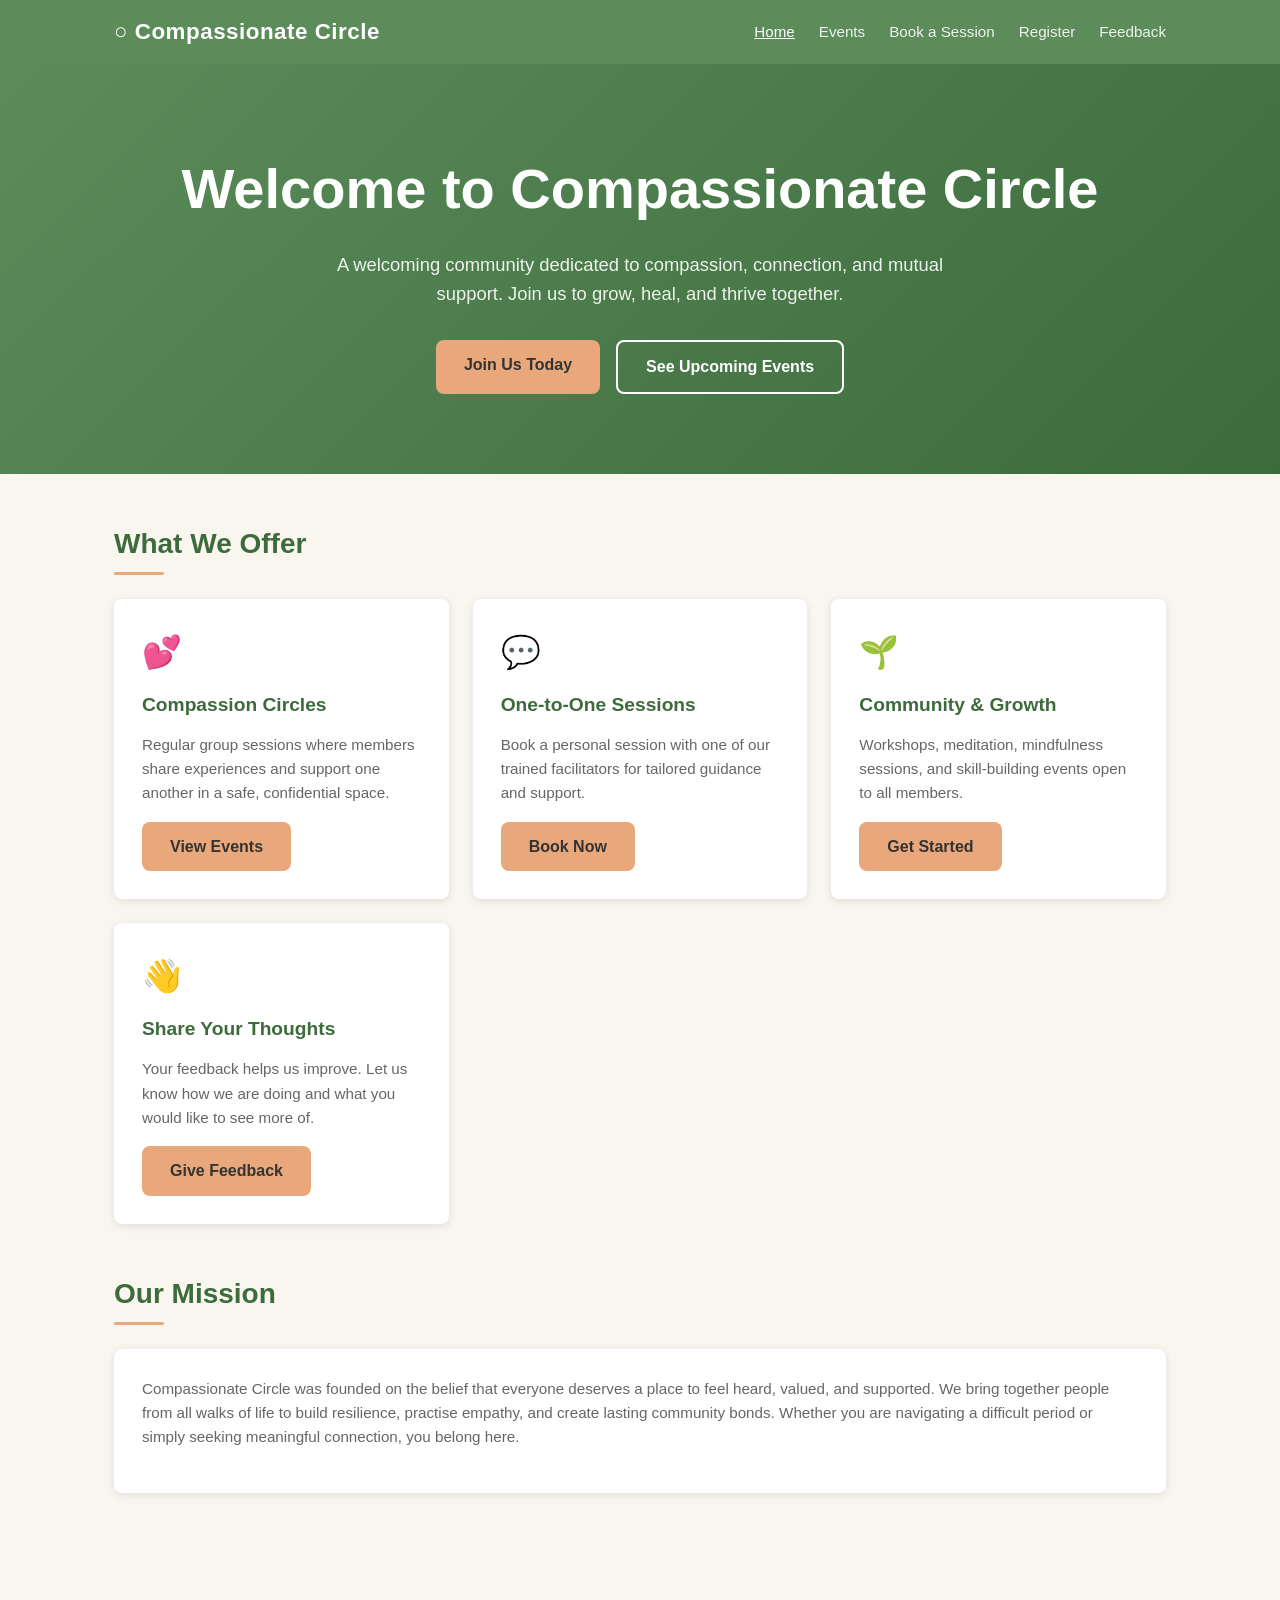
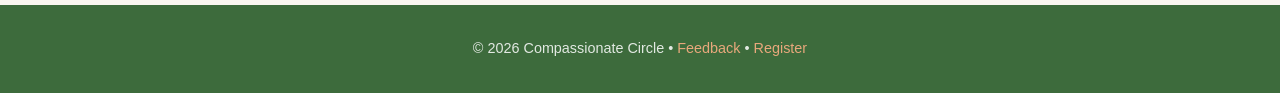
<file: index.html>
<!DOCTYPE html>
<html lang="en">
<head>
  <meta charset="UTF-8" />
  <meta name="viewport" content="width=device-width, initial-scale=1.0" />
  <title>Compassionate Circle</title>
  <meta name="description" content="A welcoming community dedicated to compassion, connection, and support." />
  <link rel="stylesheet" href="css/styles.css" />
</head>
<body>

<header>
  <nav class="nav-container">
    <a class="nav-logo" href="index.html">&#9675; Compassionate Circle</a>
    <button class="nav-toggle" aria-label="Toggle navigation">
      <span></span><span></span><span></span>
    </button>
    <ul class="nav-links">
      <li><a href="index.html">Home</a></li>
      <li><a href="events.html">Events</a></li>
      <li><a href="booking.html">Book a Session</a></li>
      <li><a href="register.html">Register</a></li>
      <li><a href="feedback.html">Feedback</a></li>
    </ul>
  </nav>
</header>

<section class="hero">
  <h1>Welcome to Compassionate Circle</h1>
  <p>A welcoming community dedicated to compassion, connection, and mutual support. Join us to grow, heal, and thrive together.</p>
  <div class="hero-actions">
    <a href="register.html" class="btn btn-primary">Join Us Today</a>
    <a href="events.html" class="btn btn-outline">See Upcoming Events</a>
  </div>
</section>

<main>
  <h2 class="section-title">What We Offer</h2>
  <div class="card-grid">
    <div class="card">
      <div class="card-icon">&#128149;</div>
      <h3>Compassion Circles</h3>
      <p>Regular group sessions where members share experiences and support one another in a safe, confidential space.</p>
      <a href="events.html" class="btn btn-primary">View Events</a>
    </div>
    <div class="card">
      <div class="card-icon">&#128172;</div>
      <h3>One-to-One Sessions</h3>
      <p>Book a personal session with one of our trained facilitators for tailored guidance and support.</p>
      <a href="booking.html" class="btn btn-primary">Book Now</a>
    </div>
    <div class="card">
      <div class="card-icon">&#127793;</div>
      <h3>Community &amp; Growth</h3>
      <p>Workshops, meditation, mindfulness sessions, and skill-building events open to all members.</p>
      <a href="register.html" class="btn btn-primary">Get Started</a>
    </div>
    <div class="card">
      <div class="card-icon">&#128075;</div>
      <h3>Share Your Thoughts</h3>
      <p>Your feedback helps us improve. Let us know how we are doing and what you would like to see more of.</p>
      <a href="feedback.html" class="btn btn-primary">Give Feedback</a>
    </div>
  </div>

  <h2 class="section-title">Our Mission</h2>
  <div class="card">
    <p>Compassionate Circle was founded on the belief that everyone deserves a place to feel heard, valued, and supported. We bring together people from all walks of life to build resilience, practise empathy, and create lasting community bonds. Whether you are navigating a difficult period or simply seeking meaningful connection, you belong here.</p>
  </div>
</main>

<footer>
  <p>&copy; <span id="year"></span> Compassionate Circle &bull; <a href="feedback.html">Feedback</a> &bull; <a href="register.html">Register</a></p>
  <script>document.getElementById('year').textContent = new Date().getFullYear();</script>
</footer>

<script src="js/main.js"></script>
</body>
</html>
</file>
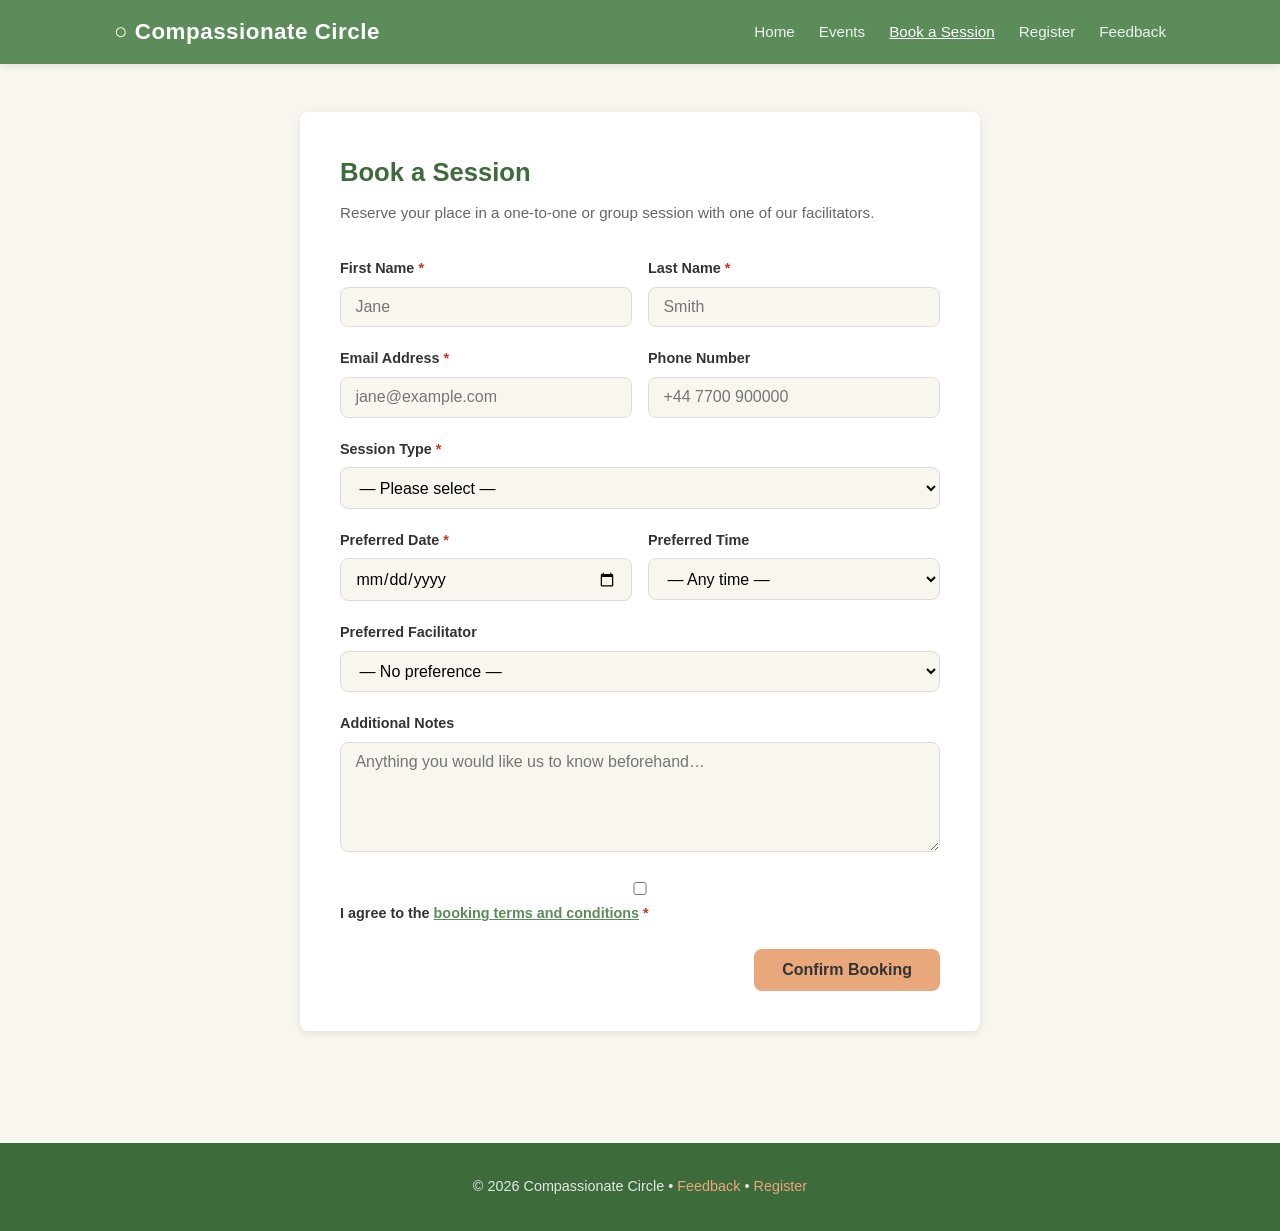
<file: booking.html>
<!DOCTYPE html>
<html lang="en">
<head>
  <meta charset="UTF-8" />
  <meta name="viewport" content="width=device-width, initial-scale=1.0" />
  <title>Book a Session – Compassionate Circle</title>
  <meta name="description" content="Book a one-to-one or group session with Compassionate Circle." />
  <link rel="stylesheet" href="css/styles.css" />
</head>
<body>

<header>
  <nav class="nav-container">
    <a class="nav-logo" href="index.html">&#9675; Compassionate Circle</a>
    <button class="nav-toggle" aria-label="Toggle navigation">
      <span></span><span></span><span></span>
    </button>
    <ul class="nav-links">
      <li><a href="index.html">Home</a></li>
      <li><a href="events.html">Events</a></li>
      <li><a href="booking.html">Book a Session</a></li>
      <li><a href="register.html">Register</a></li>
      <li><a href="feedback.html">Feedback</a></li>
    </ul>
  </nav>
</header>

<main>
  <div class="form-card">
    <h2>Book a Session</h2>
    <p class="subtitle">Reserve your place in a one-to-one or group session with one of our facilitators.</p>

    <div class="alert alert-success" id="booking-success" role="alert">
      Your booking has been received! A confirmation email will be sent to you shortly.
    </div>
    <div class="alert alert-error" id="booking-error" role="alert">
      Something went wrong. Please check the form and try again.
    </div>

    <form id="bookingForm" novalidate>
      <div class="form-row">
        <div class="form-group">
          <label for="bk-first">First Name <span class="required">*</span></label>
          <input type="text" id="bk-first" name="first_name" required placeholder="Jane" />
        </div>
        <div class="form-group">
          <label for="bk-last">Last Name <span class="required">*</span></label>
          <input type="text" id="bk-last" name="last_name" required placeholder="Smith" />
        </div>
      </div>

      <div class="form-row">
        <div class="form-group">
          <label for="bk-email">Email Address <span class="required">*</span></label>
          <input type="email" id="bk-email" name="email" required placeholder="jane@example.com" />
        </div>
        <div class="form-group">
          <label for="bk-phone">Phone Number</label>
          <input type="tel" id="bk-phone" name="phone" placeholder="+44 7700 900000" />
        </div>
      </div>

      <div class="form-group">
        <label for="bk-type">Session Type <span class="required">*</span></label>
        <select id="bk-type" name="session_type" required>
          <option value="">— Please select —</option>
          <option value="individual">One-to-One Session (60 min)</option>
          <option value="group">Group Circle Session (90 min)</option>
          <option value="workshop">Workshop (half day)</option>
          <option value="intro">Free Introductory Call (30 min)</option>
        </select>
      </div>

      <div class="form-row">
        <div class="form-group">
          <label for="bk-date">Preferred Date <span class="required">*</span></label>
          <input type="date" id="bk-date" name="preferred_date" required />
        </div>
        <div class="form-group">
          <label for="bk-time">Preferred Time</label>
          <select id="bk-time" name="preferred_time">
            <option value="">— Any time —</option>
            <option value="morning">Morning (09:00–12:00)</option>
            <option value="afternoon">Afternoon (12:00–17:00)</option>
            <option value="evening">Evening (17:00–20:00)</option>
          </select>
        </div>
      </div>

      <div class="form-group">
        <label for="bk-facilitator">Preferred Facilitator</label>
        <select id="bk-facilitator" name="facilitator">
          <option value="">— No preference —</option>
          <option value="sarah">Sarah Johnson</option>
          <option value="michael">Michael Chen</option>
          <option value="aisha">Aisha Patel</option>
        </select>
      </div>

      <div class="form-group">
        <label for="bk-notes">Additional Notes</label>
        <textarea id="bk-notes" name="notes" placeholder="Anything you would like us to know beforehand…"></textarea>
      </div>

      <div class="form-group">
        <label><input type="checkbox" id="bk-agree" name="agree" required /> I agree to the <a href="#" style="color:var(--color-primary)">booking terms and conditions</a> <span class="required">*</span></label>
      </div>

      <div class="form-submit">
        <button type="submit" class="btn btn-primary" id="booking-submit-btn">Confirm Booking</button>
      </div>
    </form>
  </div>
</main>

<footer>
  <p>&copy; <span id="year"></span> Compassionate Circle &bull; <a href="feedback.html">Feedback</a> &bull; <a href="register.html">Register</a></p>
  <script>document.getElementById('year').textContent = new Date().getFullYear();</script>
</footer>

<script src="js/main.js"></script>
<script src="js/booking.js"></script>
</body>
</html>
</file>
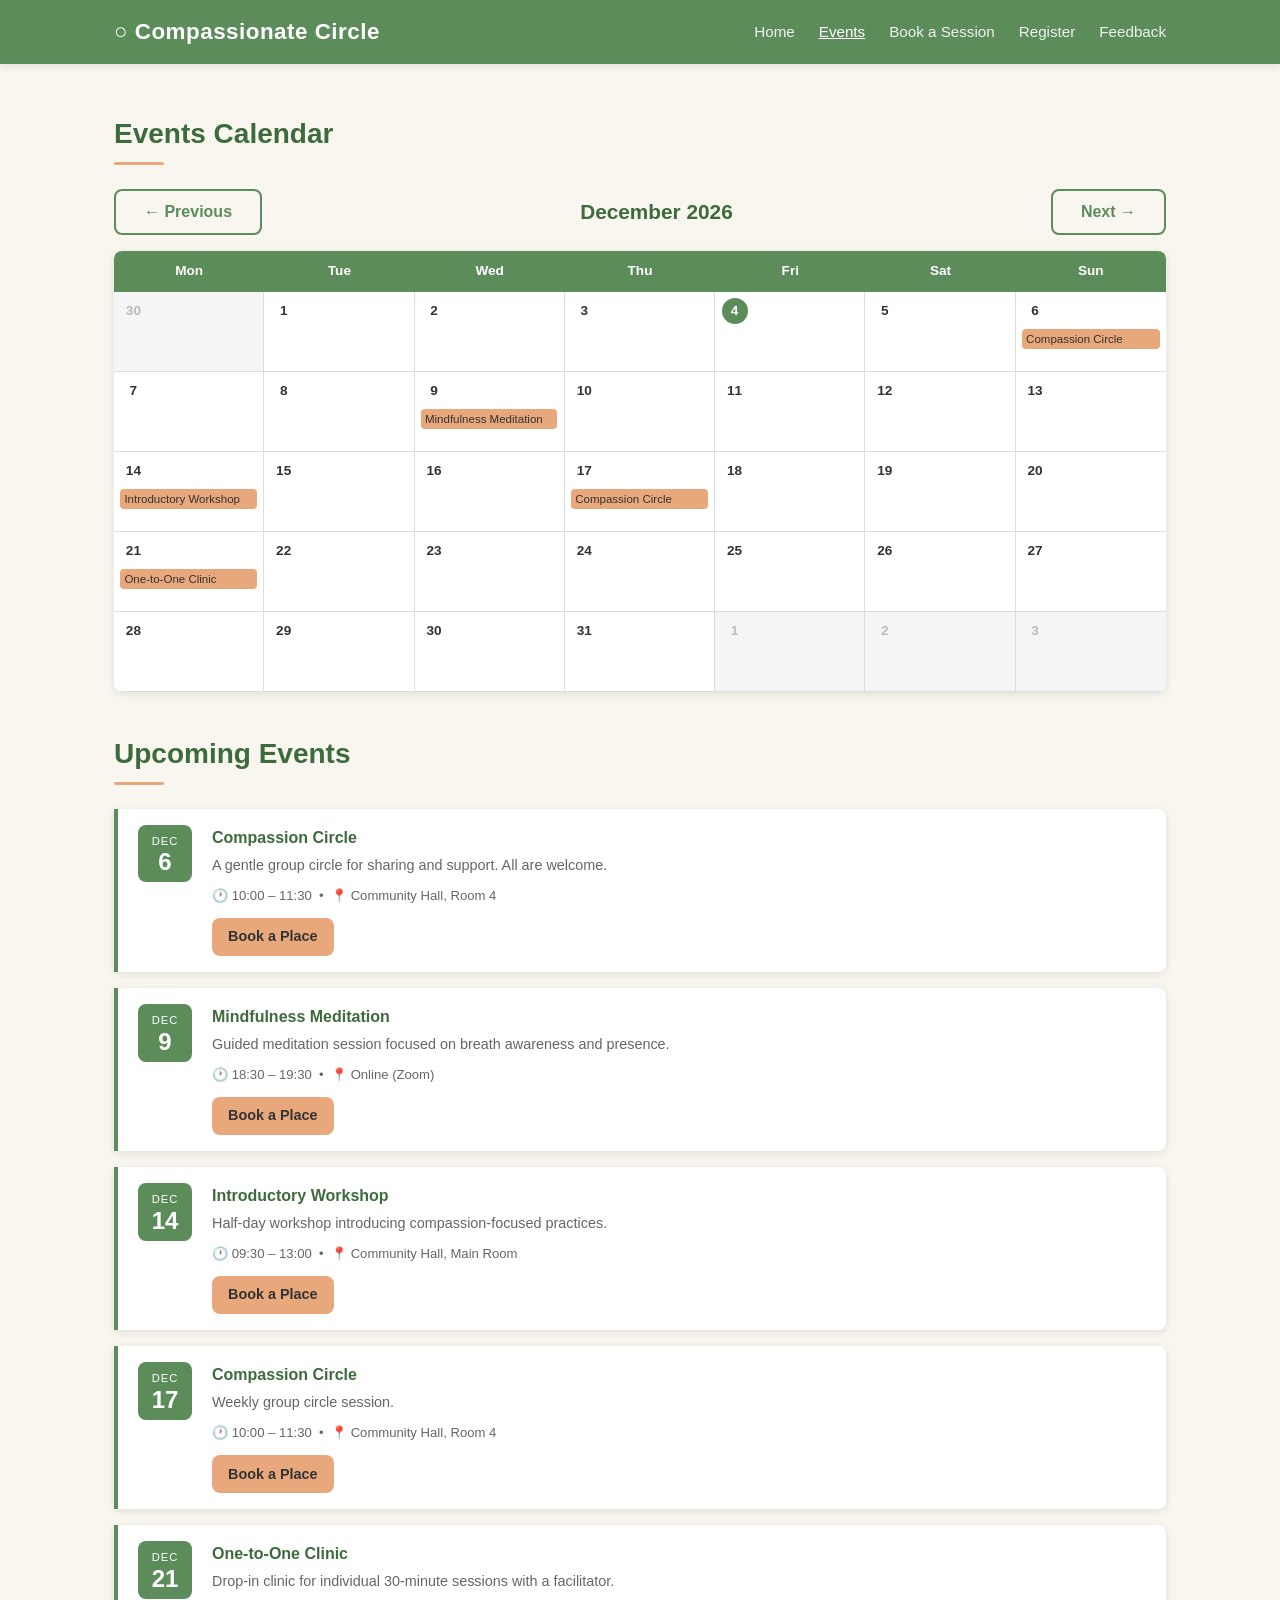
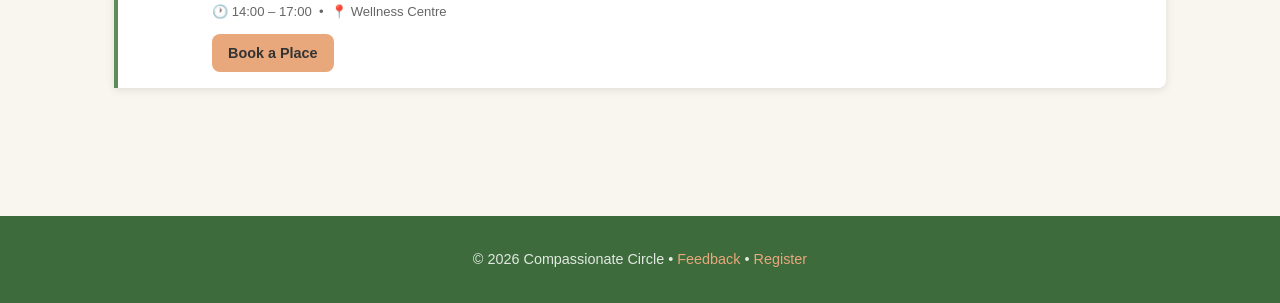
<file: events.html>
<!DOCTYPE html>
<html lang="en">
<head>
  <meta charset="UTF-8" />
  <meta name="viewport" content="width=device-width, initial-scale=1.0" />
  <title>Events Calendar – Compassionate Circle</title>
  <meta name="description" content="Browse upcoming events and sessions at Compassionate Circle." />
  <link rel="stylesheet" href="css/styles.css" />
</head>
<body>

<header>
  <nav class="nav-container">
    <a class="nav-logo" href="index.html">&#9675; Compassionate Circle</a>
    <button class="nav-toggle" aria-label="Toggle navigation">
      <span></span><span></span><span></span>
    </button>
    <ul class="nav-links">
      <li><a href="index.html">Home</a></li>
      <li><a href="events.html">Events</a></li>
      <li><a href="booking.html">Book a Session</a></li>
      <li><a href="register.html">Register</a></li>
      <li><a href="feedback.html">Feedback</a></li>
    </ul>
  </nav>
</header>

<main>
  <h1 class="section-title">Events Calendar</h1>

  <div class="calendar-controls">
    <button class="btn btn-outline" id="prev-month" style="border-color:var(--color-primary);color:var(--color-primary);">&#8592; Previous</button>
    <h2 id="calendar-heading"></h2>
    <button class="btn btn-outline" id="next-month" style="border-color:var(--color-primary);color:var(--color-primary);">Next &#8594;</button>
  </div>

  <div class="calendar-grid">
    <div class="calendar-weekdays">
      <div>Mon</div>
      <div>Tue</div>
      <div>Wed</div>
      <div>Thu</div>
      <div>Fri</div>
      <div>Sat</div>
      <div>Sun</div>
    </div>
    <div class="calendar-days" id="calendar-days"></div>
  </div>

  <section class="events-list">
    <h2 class="section-title">Upcoming Events</h2>
    <div id="events-list-container"></div>
  </section>
</main>

<footer>
  <p>&copy; <span id="year"></span> Compassionate Circle &bull; <a href="feedback.html">Feedback</a> &bull; <a href="register.html">Register</a></p>
  <script>document.getElementById('year').textContent = new Date().getFullYear();</script>
</footer>

<script src="js/main.js"></script>
<script src="js/calendar.js"></script>
</body>
</html>
</file>
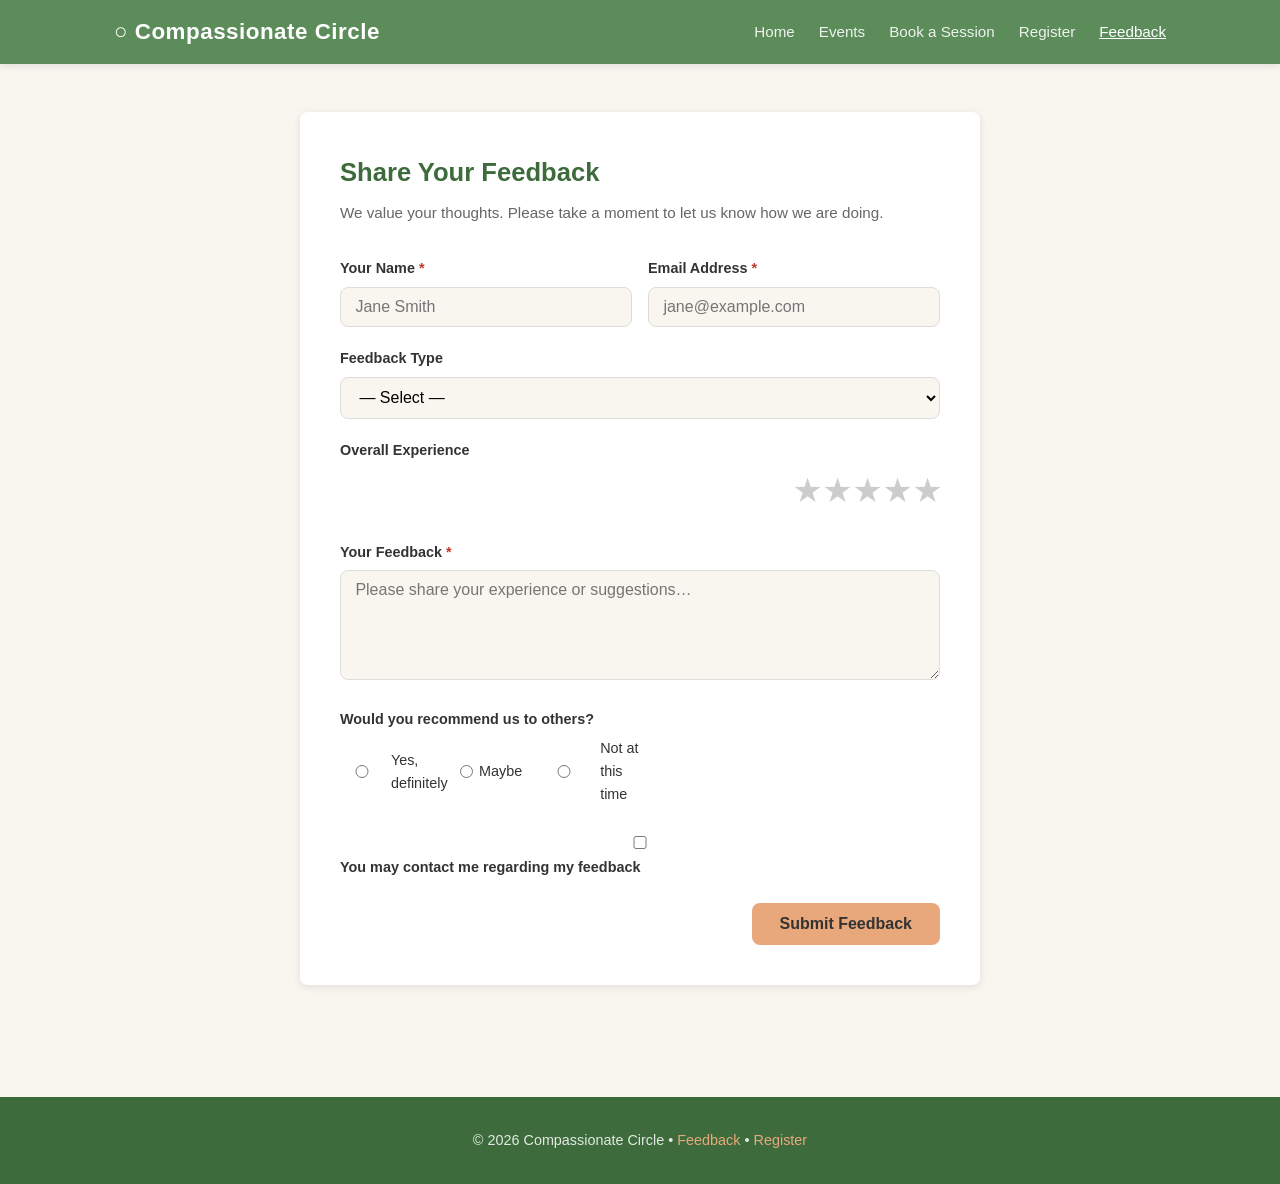
<file: feedback.html>
<!DOCTYPE html>
<html lang="en">
<head>
  <meta charset="UTF-8" />
  <meta name="viewport" content="width=device-width, initial-scale=1.0" />
  <title>Feedback – Compassionate Circle</title>
  <meta name="description" content="Share your feedback with Compassionate Circle." />
  <link rel="stylesheet" href="css/styles.css" />
</head>
<body>

<header>
  <nav class="nav-container">
    <a class="nav-logo" href="index.html">&#9675; Compassionate Circle</a>
    <button class="nav-toggle" aria-label="Toggle navigation">
      <span></span><span></span><span></span>
    </button>
    <ul class="nav-links">
      <li><a href="index.html">Home</a></li>
      <li><a href="events.html">Events</a></li>
      <li><a href="booking.html">Book a Session</a></li>
      <li><a href="register.html">Register</a></li>
      <li><a href="feedback.html">Feedback</a></li>
    </ul>
  </nav>
</header>

<main>
  <div class="form-card">
    <h2>Share Your Feedback</h2>
    <p class="subtitle">We value your thoughts. Please take a moment to let us know how we are doing.</p>

    <div class="alert alert-success" id="feedback-success" role="alert">
      Thank you for your feedback! We appreciate you taking the time to share your thoughts.
    </div>
    <div class="alert alert-error" id="feedback-error" role="alert">
      Something went wrong. Please check the form and try again.
    </div>

    <form id="feedbackForm" novalidate>
      <div class="form-row">
        <div class="form-group">
          <label for="fb-name">Your Name <span class="required">*</span></label>
          <input type="text" id="fb-name" name="name" required placeholder="Jane Smith" />
        </div>
        <div class="form-group">
          <label for="fb-email">Email Address <span class="required">*</span></label>
          <input type="email" id="fb-email" name="email" required placeholder="jane@example.com" />
        </div>
      </div>

      <div class="form-group">
        <label for="fb-type">Feedback Type</label>
        <select id="fb-type" name="feedback_type">
          <option value="">— Select —</option>
          <option value="general">General Comment</option>
          <option value="session">Session Feedback</option>
          <option value="event">Event Feedback</option>
          <option value="suggestion">Suggestion</option>
          <option value="complaint">Concern / Complaint</option>
        </select>
      </div>

      <div class="form-group">
        <label>Overall Experience</label>
        <div class="rating-stars" role="radiogroup" aria-label="Overall rating">
          <input type="radio" id="star5" name="rating" value="5" />
          <label for="star5" aria-label="5 stars">&#9733;</label>
          <input type="radio" id="star4" name="rating" value="4" />
          <label for="star4" aria-label="4 stars">&#9733;</label>
          <input type="radio" id="star3" name="rating" value="3" />
          <label for="star3" aria-label="3 stars">&#9733;</label>
          <input type="radio" id="star2" name="rating" value="2" />
          <label for="star2" aria-label="2 stars">&#9733;</label>
          <input type="radio" id="star1" name="rating" value="1" />
          <label for="star1" aria-label="1 star">&#9733;</label>
        </div>
      </div>

      <div class="form-group">
        <label for="fb-message">Your Feedback <span class="required">*</span></label>
        <textarea id="fb-message" name="message" required placeholder="Please share your experience or suggestions…"></textarea>
      </div>

      <div class="form-group">
        <label>Would you recommend us to others?</label>
        <div class="checkbox-group">
          <label><input type="radio" name="recommend" value="yes" /> Yes, definitely</label>
          <label><input type="radio" name="recommend" value="maybe" /> Maybe</label>
          <label><input type="radio" name="recommend" value="no" /> Not at this time</label>
        </div>
      </div>

      <div class="form-group">
        <label><input type="checkbox" name="contact_ok" value="yes" /> You may contact me regarding my feedback</label>
      </div>

      <div class="form-submit">
        <button type="submit" class="btn btn-primary" id="feedback-submit-btn">Submit Feedback</button>
      </div>
    </form>
  </div>
</main>

<footer>
  <p>&copy; <span id="year"></span> Compassionate Circle &bull; <a href="feedback.html">Feedback</a> &bull; <a href="register.html">Register</a></p>
  <script>document.getElementById('year').textContent = new Date().getFullYear();</script>
</footer>

<script src="js/main.js"></script>
<script src="js/feedback.js"></script>
</body>
</html>
</file>
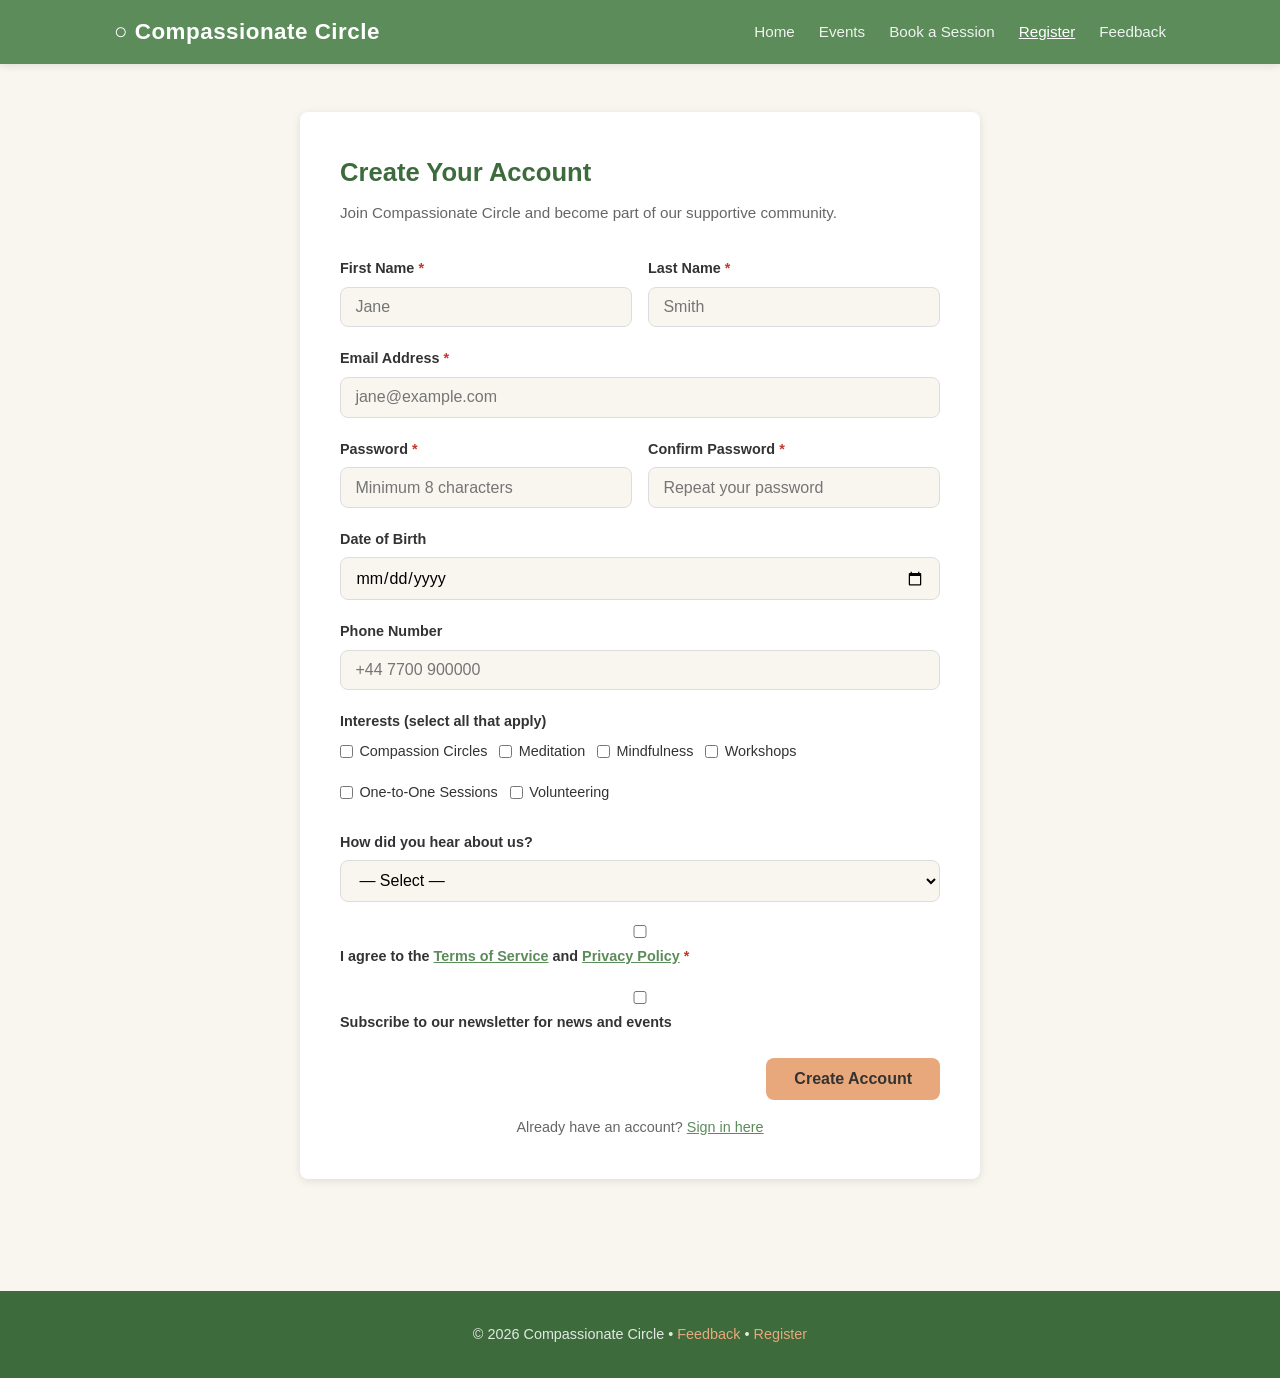
<file: register.html>
<!DOCTYPE html>
<html lang="en">
<head>
  <meta charset="UTF-8" />
  <meta name="viewport" content="width=device-width, initial-scale=1.0" />
  <title>Register – Compassionate Circle</title>
  <meta name="description" content="Create your Compassionate Circle account and join our community." />
  <link rel="stylesheet" href="css/styles.css" />
</head>
<body>

<header>
  <nav class="nav-container">
    <a class="nav-logo" href="index.html">&#9675; Compassionate Circle</a>
    <button class="nav-toggle" aria-label="Toggle navigation">
      <span></span><span></span><span></span>
    </button>
    <ul class="nav-links">
      <li><a href="index.html">Home</a></li>
      <li><a href="events.html">Events</a></li>
      <li><a href="booking.html">Book a Session</a></li>
      <li><a href="register.html">Register</a></li>
      <li><a href="feedback.html">Feedback</a></li>
    </ul>
  </nav>
</header>

<main>
  <div class="form-card">
    <h2>Create Your Account</h2>
    <p class="subtitle">Join Compassionate Circle and become part of our supportive community.</p>

    <div class="alert alert-success" id="reg-success" role="alert">
      Welcome aboard! Your account has been created. Please check your email to verify your address.
    </div>
    <div class="alert alert-error" id="reg-error" role="alert">
      Please correct the errors below and try again.
    </div>

    <form id="registerForm" novalidate>
      <div class="form-row">
        <div class="form-group">
          <label for="reg-first">First Name <span class="required">*</span></label>
          <input type="text" id="reg-first" name="first_name" required placeholder="Jane" autocomplete="given-name" />
        </div>
        <div class="form-group">
          <label for="reg-last">Last Name <span class="required">*</span></label>
          <input type="text" id="reg-last" name="last_name" required placeholder="Smith" autocomplete="family-name" />
        </div>
      </div>

      <div class="form-group">
        <label for="reg-email">Email Address <span class="required">*</span></label>
        <input type="email" id="reg-email" name="email" required placeholder="jane@example.com" autocomplete="email" />
      </div>

      <div class="form-row">
        <div class="form-group">
          <label for="reg-password">Password <span class="required">*</span></label>
          <input type="password" id="reg-password" name="password" required placeholder="Minimum 8 characters" autocomplete="new-password" />
          <small id="pw-hint" style="color:var(--color-muted);font-size:0.82rem;"></small>
        </div>
        <div class="form-group">
          <label for="reg-password2">Confirm Password <span class="required">*</span></label>
          <input type="password" id="reg-password2" name="password_confirm" required placeholder="Repeat your password" autocomplete="new-password" />
        </div>
      </div>

      <div class="form-group">
        <label for="reg-dob">Date of Birth</label>
        <input type="date" id="reg-dob" name="dob" autocomplete="bday" />
      </div>

      <div class="form-group">
        <label for="reg-phone">Phone Number</label>
        <input type="tel" id="reg-phone" name="phone" placeholder="+44 7700 900000" autocomplete="tel" />
      </div>

      <div class="form-group">
        <label>Interests (select all that apply)</label>
        <div class="checkbox-group">
          <label><input type="checkbox" name="interests" value="circles" /> Compassion Circles</label>
          <label><input type="checkbox" name="interests" value="meditation" /> Meditation</label>
          <label><input type="checkbox" name="interests" value="mindfulness" /> Mindfulness</label>
          <label><input type="checkbox" name="interests" value="workshops" /> Workshops</label>
          <label><input type="checkbox" name="interests" value="one-to-one" /> One-to-One Sessions</label>
          <label><input type="checkbox" name="interests" value="volunteering" /> Volunteering</label>
        </div>
      </div>

      <div class="form-group">
        <label for="reg-hear">How did you hear about us?</label>
        <select id="reg-hear" name="referral">
          <option value="">— Select —</option>
          <option value="friend">Friend or family</option>
          <option value="social">Social media</option>
          <option value="search">Internet search</option>
          <option value="event">Community event</option>
          <option value="gp">Healthcare professional</option>
          <option value="other">Other</option>
        </select>
      </div>

      <div class="form-group">
        <label><input type="checkbox" id="reg-terms" name="terms" required /> I agree to the <a href="#" style="color:var(--color-primary)">Terms of Service</a> and <a href="#" style="color:var(--color-primary)">Privacy Policy</a> <span class="required">*</span></label>
      </div>

      <div class="form-group">
        <label><input type="checkbox" name="newsletter" value="yes" /> Subscribe to our newsletter for news and events</label>
      </div>

      <div class="form-submit">
        <button type="submit" class="btn btn-primary" id="reg-submit-btn">Create Account</button>
      </div>

      <p style="margin-top:1rem;font-size:0.9rem;color:var(--color-muted);text-align:center;">Already have an account? <a href="#" style="color:var(--color-primary)">Sign in here</a></p>
    </form>
  </div>
</main>

<footer>
  <p>&copy; <span id="year"></span> Compassionate Circle &bull; <a href="feedback.html">Feedback</a> &bull; <a href="register.html">Register</a></p>
  <script>document.getElementById('year').textContent = new Date().getFullYear();</script>
</footer>

<script src="js/main.js"></script>
<script src="js/register.js"></script>
</body>
</html>
</file>
<file: css/styles.css>
/* Compassionate Circle – Shared Styles */

*, *::before, *::after {
  box-sizing: border-box;
  margin: 0;
  padding: 0;
}

:root {
  --color-primary: #5b8c5a;
  --color-primary-dark: #3d6b3c;
  --color-accent: #e8a87c;
  --color-bg: #f9f6f0;
  --color-text: #333333;
  --color-muted: #666666;
  --color-border: #ddd;
  --color-white: #ffffff;
  --font-base: 'Segoe UI', Tahoma, Geneva, Verdana, sans-serif;
  --radius: 8px;
  --shadow: 0 2px 8px rgba(0, 0, 0, 0.1);
  --max-width: 1100px;
}

body {
  font-family: var(--font-base);
  background-color: var(--color-bg);
  color: var(--color-text);
  line-height: 1.6;
}

/* ── Navigation ─────────────────────────────────────────────── */
header {
  background-color: var(--color-primary);
  color: var(--color-white);
  box-shadow: var(--shadow);
}

.nav-container {
  max-width: var(--max-width);
  margin: 0 auto;
  padding: 0 1.5rem;
  display: flex;
  align-items: center;
  justify-content: space-between;
  height: 64px;
}

.nav-logo {
  font-size: 1.4rem;
  font-weight: 700;
  text-decoration: none;
  color: var(--color-white);
  letter-spacing: 0.5px;
}

.nav-links {
  list-style: none;
  display: flex;
  gap: 1.5rem;
}

.nav-links a {
  color: var(--color-white);
  text-decoration: none;
  font-size: 0.95rem;
  opacity: 0.9;
  transition: opacity 0.2s;
}

.nav-links a:hover,
.nav-links a.active {
  opacity: 1;
  text-decoration: underline;
}

.nav-toggle {
  display: none;
  background: none;
  border: none;
  cursor: pointer;
  flex-direction: column;
  gap: 5px;
}

.nav-toggle span {
  display: block;
  width: 24px;
  height: 2px;
  background: var(--color-white);
}

/* ── Hero ────────────────────────────────────────────────────── */
.hero {
  background: linear-gradient(135deg, var(--color-primary) 0%, var(--color-primary-dark) 100%);
  color: var(--color-white);
  text-align: center;
  padding: 5rem 1.5rem;
}

.hero h1 {
  font-size: clamp(2rem, 5vw, 3.5rem);
  margin-bottom: 1rem;
}

.hero p {
  font-size: 1.15rem;
  opacity: 0.9;
  max-width: 620px;
  margin: 0 auto 2rem;
}

.btn {
  display: inline-block;
  padding: 0.75rem 1.75rem;
  border-radius: var(--radius);
  font-size: 1rem;
  font-weight: 600;
  text-decoration: none;
  cursor: pointer;
  border: none;
  transition: background-color 0.2s, transform 0.1s;
}

.btn:active { transform: scale(0.98); }

.btn-primary {
  background-color: var(--color-accent);
  color: var(--color-text);
}

.btn-primary:hover { background-color: #d4916a; }

.btn-outline {
  background-color: transparent;
  border: 2px solid var(--color-white);
  color: var(--color-white);
}

.btn-outline:hover { background-color: rgba(255,255,255,0.15); }

.hero-actions { display: flex; gap: 1rem; justify-content: center; flex-wrap: wrap; }

/* ── Main Layout ─────────────────────────────────────────────── */
main {
  max-width: var(--max-width);
  margin: 0 auto;
  padding: 3rem 1.5rem;
}

.section-title {
  font-size: 1.75rem;
  color: var(--color-primary-dark);
  margin-bottom: 1.5rem;
  position: relative;
  padding-bottom: 0.5rem;
}

.section-title::after {
  content: '';
  position: absolute;
  bottom: 0;
  left: 0;
  width: 50px;
  height: 3px;
  background-color: var(--color-accent);
  border-radius: 2px;
}

/* ── Cards ───────────────────────────────────────────────────── */
.card-grid {
  display: grid;
  grid-template-columns: repeat(auto-fit, minmax(260px, 1fr));
  gap: 1.5rem;
  margin-bottom: 3rem;
}

.card {
  background: var(--color-white);
  border-radius: var(--radius);
  box-shadow: var(--shadow);
  padding: 1.75rem;
  transition: box-shadow 0.2s;
}

.card:hover { box-shadow: 0 4px 16px rgba(0,0,0,0.15); }

.card h3 {
  color: var(--color-primary-dark);
  margin-bottom: 0.75rem;
  font-size: 1.2rem;
}

.card p {
  color: var(--color-muted);
  font-size: 0.95rem;
  margin-bottom: 1rem;
}

.card-icon {
  font-size: 2rem;
  margin-bottom: 0.75rem;
}

/* ── Forms ───────────────────────────────────────────────────── */
.form-card {
  background: var(--color-white);
  border-radius: var(--radius);
  box-shadow: var(--shadow);
  padding: 2.5rem;
  max-width: 680px;
  margin: 0 auto;
}

.form-card h2 {
  color: var(--color-primary-dark);
  margin-bottom: 0.5rem;
  font-size: 1.6rem;
}

.form-card .subtitle {
  color: var(--color-muted);
  margin-bottom: 2rem;
  font-size: 0.95rem;
}

.form-group {
  margin-bottom: 1.25rem;
}

.form-group label {
  display: block;
  font-weight: 600;
  font-size: 0.9rem;
  margin-bottom: 0.4rem;
  color: var(--color-text);
}

.form-group input,
.form-group select,
.form-group textarea {
  width: 100%;
  padding: 0.65rem 0.9rem;
  border: 1px solid var(--color-border);
  border-radius: var(--radius);
  font-size: 1rem;
  font-family: var(--font-base);
  background: var(--color-bg);
  transition: border-color 0.2s;
}

.form-group input:focus,
.form-group select:focus,
.form-group textarea:focus {
  outline: none;
  border-color: var(--color-primary);
  background: var(--color-white);
}

.form-group textarea { resize: vertical; min-height: 110px; }

.form-row {
  display: grid;
  grid-template-columns: 1fr 1fr;
  gap: 1rem;
}

.rating-stars {
  display: flex;
  flex-direction: row-reverse;
  gap: 0.25rem;
}

.rating-stars input[type="radio"] { display: none; }

.rating-stars label {
  font-size: 1.8rem;
  cursor: pointer;
  color: #ccc;
  transition: color 0.15s;
}

.rating-stars input[type="radio"]:checked ~ label,
.rating-stars label:hover,
.rating-stars label:hover ~ label { color: #f5a623; }

.checkbox-group {
  display: flex;
  flex-wrap: wrap;
  gap: 0.75rem;
}

.checkbox-group label {
  display: flex;
  align-items: center;
  gap: 0.4rem;
  font-weight: 400;
  cursor: pointer;
}

.checkbox-group input[type="checkbox"] {
  width: auto;
}

.required { color: #c0392b; }

.form-submit {
  margin-top: 1.5rem;
  text-align: right;
}

.form-submit .btn { min-width: 160px; }

.alert {
  display: none;
  padding: 1rem 1.25rem;
  border-radius: var(--radius);
  margin-bottom: 1rem;
  font-weight: 500;
}

.alert-success {
  background-color: #d4edda;
  color: #155724;
  border: 1px solid #c3e6cb;
}

.alert-error {
  background-color: #f8d7da;
  color: #721c24;
  border: 1px solid #f5c6cb;
}

/* ── Calendar ────────────────────────────────────────────────── */
.calendar-controls {
  display: flex;
  align-items: center;
  justify-content: space-between;
  margin-bottom: 1rem;
}

.calendar-controls h2 { font-size: 1.3rem; color: var(--color-primary-dark); }

.calendar-grid {
  background: var(--color-white);
  border-radius: var(--radius);
  box-shadow: var(--shadow);
  overflow: hidden;
}

.calendar-weekdays {
  display: grid;
  grid-template-columns: repeat(7, 1fr);
  background-color: var(--color-primary);
  color: var(--color-white);
  text-align: center;
  font-size: 0.85rem;
  font-weight: 600;
}

.calendar-weekdays div { padding: 0.6rem; }

.calendar-days {
  display: grid;
  grid-template-columns: repeat(7, 1fr);
}

.calendar-day {
  min-height: 80px;
  padding: 0.4rem;
  border-right: 1px solid var(--color-border);
  border-bottom: 1px solid var(--color-border);
  font-size: 0.85rem;
}

.calendar-day:nth-child(7n) { border-right: none; }

.day-number {
  font-weight: 600;
  margin-bottom: 0.3rem;
  color: var(--color-text);
  width: 26px;
  height: 26px;
  display: flex;
  align-items: center;
  justify-content: center;
}

.day-number.today {
  background: var(--color-primary);
  color: var(--color-white);
  border-radius: 50%;
}

.calendar-day.other-month { background-color: #f5f5f5; }

.calendar-day.other-month .day-number { color: #bbb; }

.event-dot {
  display: block;
  background: var(--color-accent);
  color: var(--color-text);
  border-radius: 4px;
  padding: 1px 4px;
  font-size: 0.72rem;
  margin-bottom: 2px;
  white-space: nowrap;
  overflow: hidden;
  text-overflow: ellipsis;
  cursor: pointer;
}

.event-dot:hover { background-color: #d4916a; }

.events-list {
  margin-top: 2.5rem;
}

.event-item {
  background: var(--color-white);
  border-left: 4px solid var(--color-primary);
  border-radius: 0 var(--radius) var(--radius) 0;
  box-shadow: var(--shadow);
  padding: 1rem 1.25rem;
  margin-bottom: 1rem;
  display: flex;
  gap: 1.25rem;
  align-items: flex-start;
}

.event-date-badge {
  min-width: 54px;
  text-align: center;
  background: var(--color-primary);
  color: var(--color-white);
  border-radius: var(--radius);
  padding: 0.5rem;
}

.event-date-badge .month { font-size: 0.7rem; text-transform: uppercase; letter-spacing: 1px; }
.event-date-badge .day { font-size: 1.5rem; font-weight: 700; line-height: 1; }

.event-info h4 { color: var(--color-primary-dark); margin-bottom: 0.25rem; }
.event-info p { color: var(--color-muted); font-size: 0.9rem; }
.event-info .event-meta { font-size: 0.82rem; margin-top: 0.5rem; color: var(--color-muted); }

/* ── Footer ──────────────────────────────────────────────────── */
footer {
  background-color: var(--color-primary-dark);
  color: rgba(255,255,255,0.85);
  text-align: center;
  padding: 2rem 1.5rem;
  font-size: 0.9rem;
  margin-top: 4rem;
}

footer a { color: var(--color-accent); text-decoration: none; }
footer a:hover { text-decoration: underline; }

/* ── Responsive ──────────────────────────────────────────────── */
@media (max-width: 768px) {
  .nav-toggle { display: flex; }
  .nav-links {
    display: none;
    position: absolute;
    top: 64px;
    left: 0;
    right: 0;
    background: var(--color-primary-dark);
    flex-direction: column;
    gap: 0;
    z-index: 100;
  }
  .nav-links.open { display: flex; }
  .nav-links a { padding: 0.9rem 1.5rem; display: block; border-bottom: 1px solid rgba(255,255,255,0.1); }
  header { position: relative; }
  .form-row { grid-template-columns: 1fr; }
  .calendar-day { min-height: 55px; }
}
</file>
